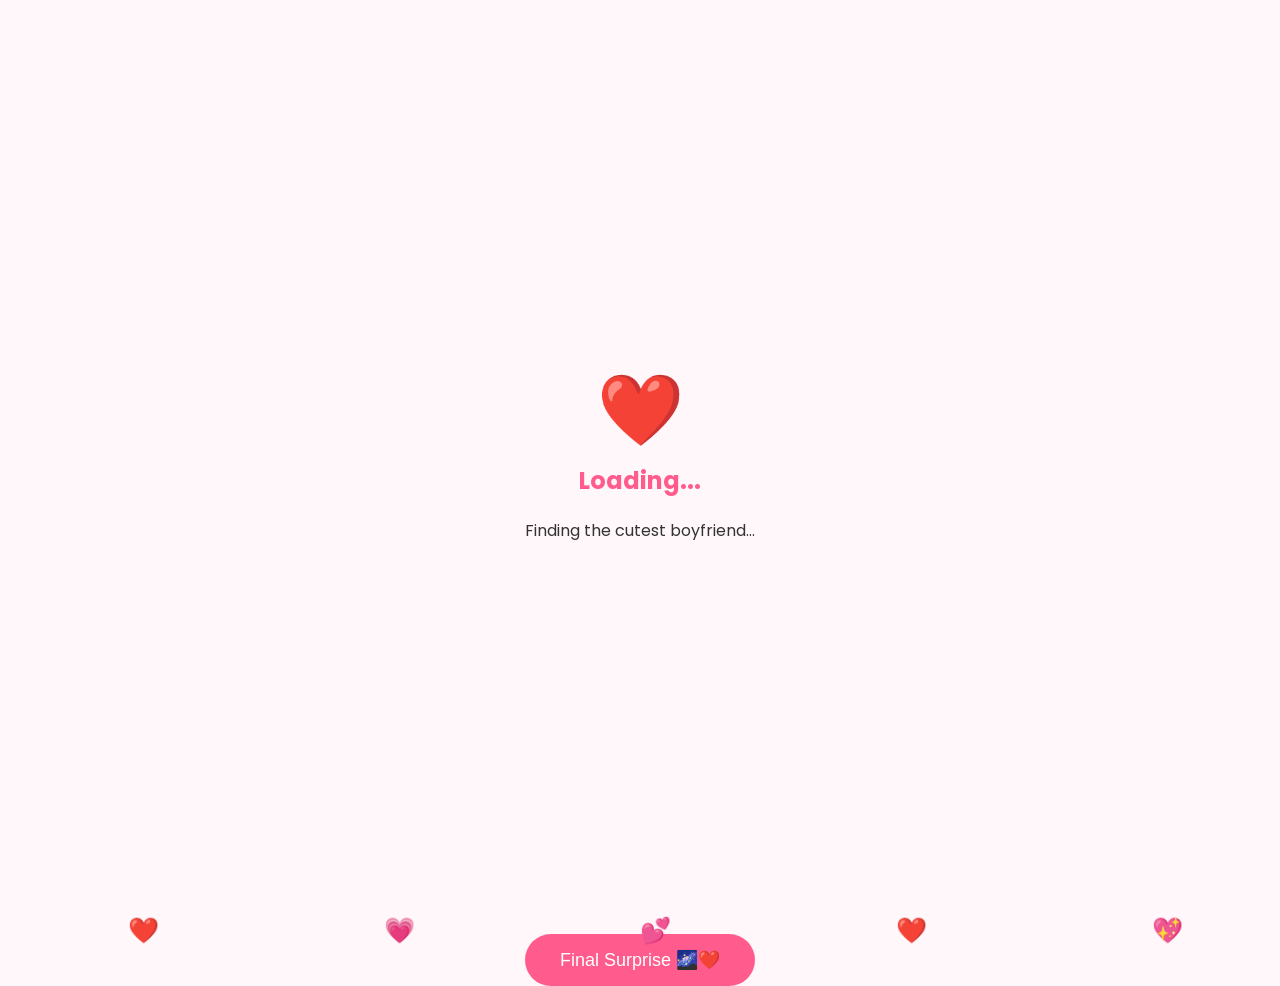
<file: index.html>
<!DOCTYPE html>
<html lang="en">
<head>

    <meta charset="UTF-8">
    <meta name="viewport" content="width=device-width, initial-scale=1.0">

    <title>Is Athul Cute Today? ❤️</title>

    <link rel="stylesheet" href="style.css">

    <!-- Google Font -->
    <link href="https://fonts.googleapis.com/css2?family=Poppins:wght@300;400;600;700&family=Sacramento&display=swap" rel="stylesheet">

</head>


<body>
<nav class="navbar">

<a href="index.html">
Home ❤️
</a>

<a href="pages/story.html">
Story
</a>

<a href="pages/reasons.html">
Reasons
</a>

<a href="pages/gallery.html">
Memories
</a>

<a href="pages/manual.html">
Manual 😂
</a>

<a href="pages/secret.html">
Secret 🔒
</a>

</nav>

<!-- Loading Screen -->

<div id="loader">

    <div class="loader-content">

        <h1>❤️</h1>

        <h2>Loading...</h2>

        <p id="loading-text">
            Finding the cutest boyfriend...
        </p>

    </div>

</div>



<!-- Floating Hearts -->

<div class="hearts">

    <span>❤️</span>
    <span>💗</span>
    <span>💕</span>
    <span>❤️</span>
    <span>💖</span>

</div>



<!-- Main Home Page -->

<section class="home">


    <h1 class="title">
        Is Athul Cute Today? ❤️
    </h1>


    <h2>
        Welcome to your little corner of the internet, Athu
    </h2>
<p class="special-line">

Made with love, little madness,
and a lot of memories by Ammu ❤️

</p>

    <p>
        A place filled with memories, smiles,
        love and tiny pieces of my heart.
    </p>



<a href="pages/story.html">
    <button>
        Begin Our Story ❤️
    </button>
</a>
<br><br>

<a href="pages/cute.html">
    <button>
        Check Athul's Cuteness 😂
    </button>
</a>
<br><br>

<a href="pages/reasons.html">

<button>
50 Reasons I Love You ❤️
</button>

</a>
<br><br>

<a href="pages/gallery.html">

<button>
Our Memories 📸❤️
</button>

</a>
<br><br>

<a href="pages/manual.html">

<button>
Athul User Manual 😂❤️
</button>

</a>
<br><br>

<a href="pages/relationship.html">

<button>
Relationship Statistics & Open When 💌
</button>

</a>
<br><br>

<a href="pages/secret.html">

<button>
Secret Surprise ❤️🔒
</button>

</a>
<br><br>

<a href="pages/final.html">

<button>
Final Surprise 🌌❤️
</button>

</a>
</section>




<script src="script.js"></script>


</body>

</html>
</file>
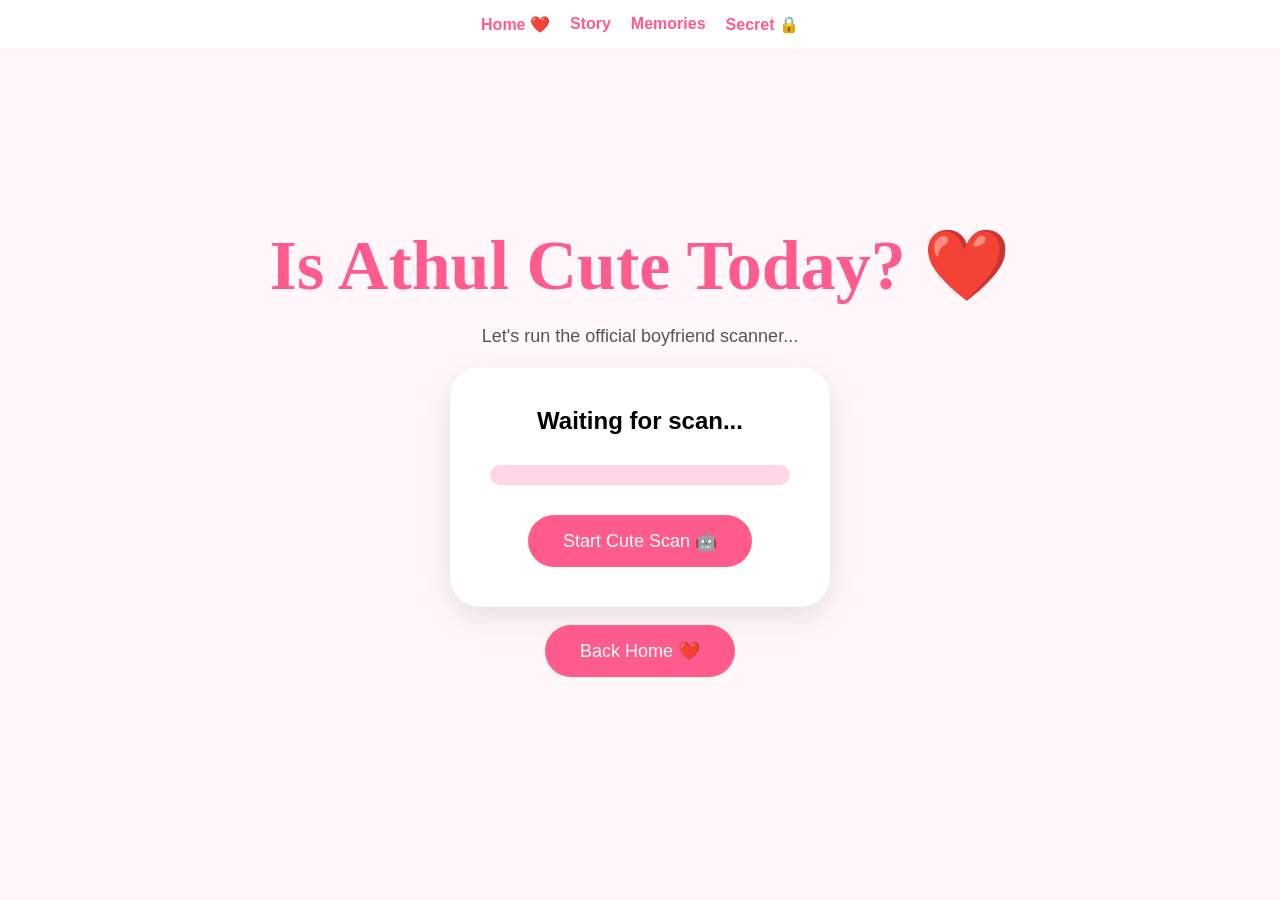
<file: cute.html>
<!DOCTYPE html>
<html lang="en">

<head>

<meta charset="UTF-8">

<meta name="viewport" content="width=device-width, initial-scale=1.0">

<title>Athul Cute Detector ❤️</title>

<link rel="stylesheet" href="../style.css">

</head>


<body>
    <nav class="navbar">

<a href="../index.html">
Home ❤️
</a>

<a href="story.html">
Story
</a>

<a href="gallery.html">
Memories
</a>

<a href="secret.html">
Secret 🔒
</a>

</nav>


<section class="cute-page">


<h1 class="story-title">
Is Athul Cute Today? ❤️
</h1>


<p class="subtitle">
Let's run the official boyfriend scanner...
</p>


<div class="scanner-box">


<h2 id="result">
Waiting for scan...
</h2>


<div class="loading-bar">

<div id="progress"></div>

</div>


<button onclick="startScan()">
Start Cute Scan 🤖
</button>


</div>



<div id="certificate" class="hidden">


<h2>
🎉 RESULT 🎉
</h2>


<h1>
100% Certified Cutie ❤️
</h1>


<p>
Warning:
This model comes with
<br>

<strong>
"Unromantic Moorachi Operating System™"
</strong>

😂

</p>



<div class="stats">


<p>
Cute Level:
❤️❤️❤️❤️❤️
</p>


<p>
Care:
❤️❤️❤️❤️❤️
</p>


<p>
Romantic Dialogues:
❤️❤️
</p>


<p>
Romantic Actions:
❤️❤️❤️❤️❤️
</p>


</div>


</div>



<br>


<a href="../index.html">

<button>
Back Home ❤️
</button>

</a>


</section>


<script src="../script.js"></script>


</body>

</html>
</file>
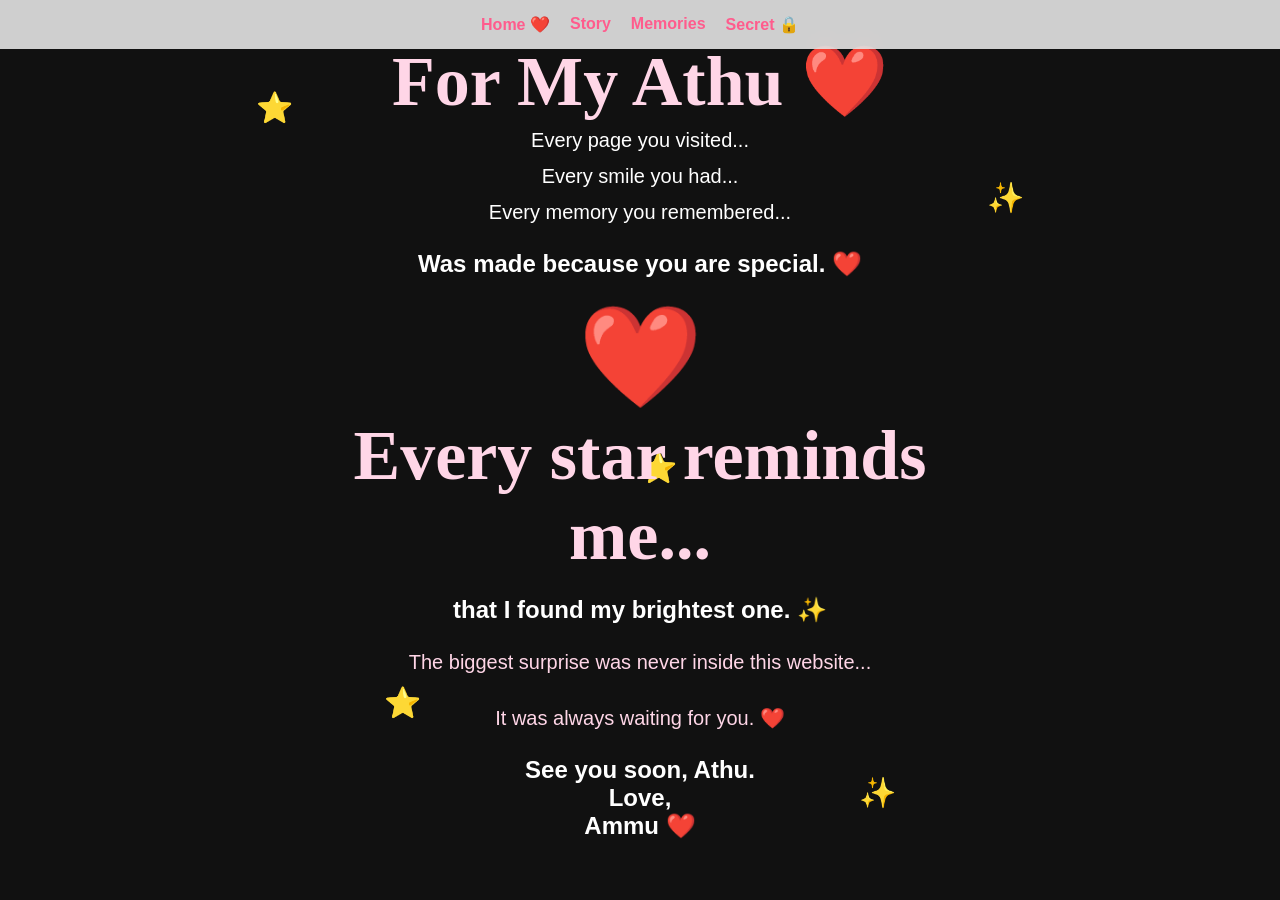
<file: final.html>
<!DOCTYPE html>
<html lang="en">

<head>

<meta charset="UTF-8">

<meta name="viewport" content="width=device-width, initial-scale=1.0">

<title>Final Surprise ❤️</title>

<link rel="stylesheet" href="../style.css">

</head>


<body>
<nav class="navbar">

<a href="../index.html">
Home ❤️
</a>

<a href="story.html">
Story
</a>

<a href="gallery.html">
Memories
</a>

<a href="secret.html">
Secret 🔒
</a>

</nav>

<section class="final-page">


<div class="stars">

<span>⭐</span>
<span>✨</span>
<span>⭐</span>
<span>✨</span>
<span>⭐</span>

</div>



<div class="final-content">


<h1>
For My Athu ❤️
</h1>


<p id="message1">

Every page you visited...

</p>


<p id="message2">

Every smile you had...

</p>


<p id="message3">

Every memory you remembered...

</p>



<h2>

Was made because you are special.

❤️

</h2>



<div class="heart">

❤️

</div>



<h1>

Every star reminds me...

</h1>


<h2>

that I found my brightest one. ✨

</h2>




<p class="last-line">

The biggest surprise was never inside this website...

</p>


<p class="last-line">

It was always waiting for you.

❤️

</p>



<h2>

See you soon, Athu.

<br>

Love,

<br>

Ammu ❤️

</h2>



</div>


</section>



</body>

</html>
</file>
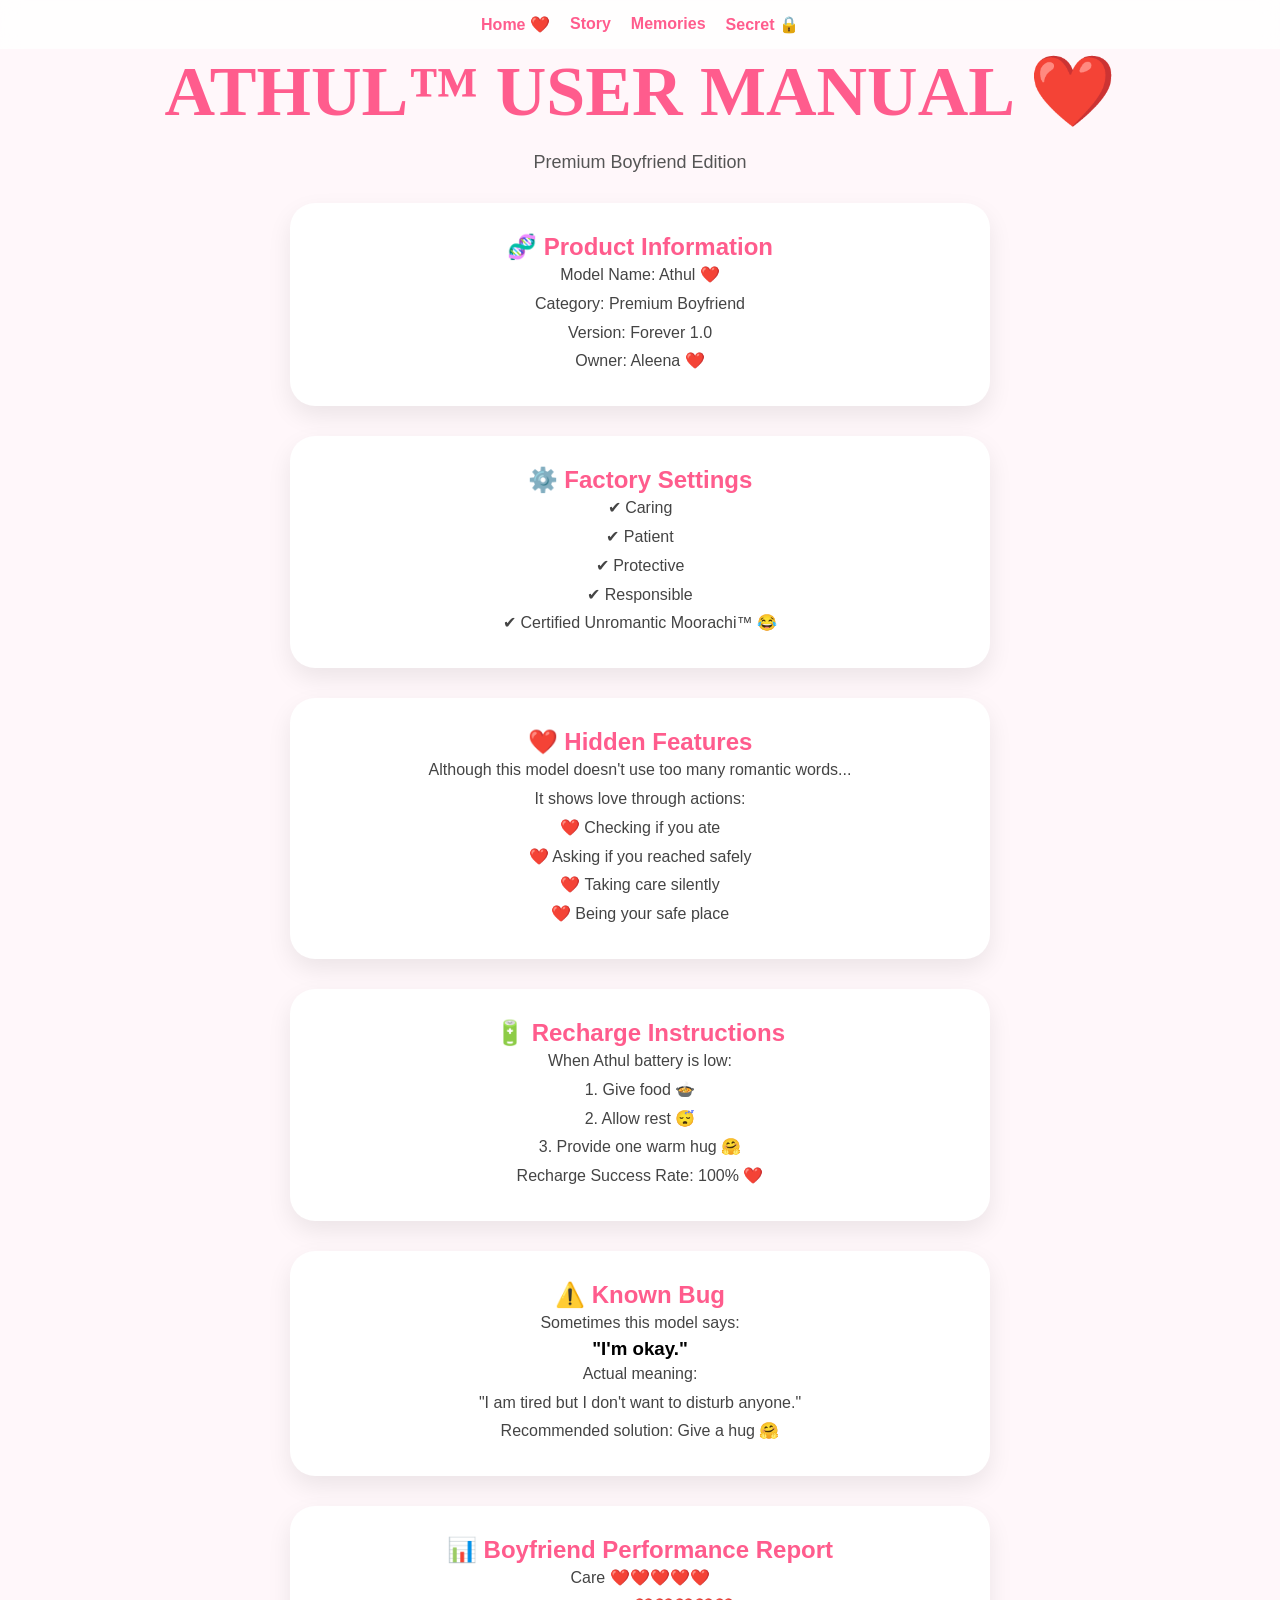
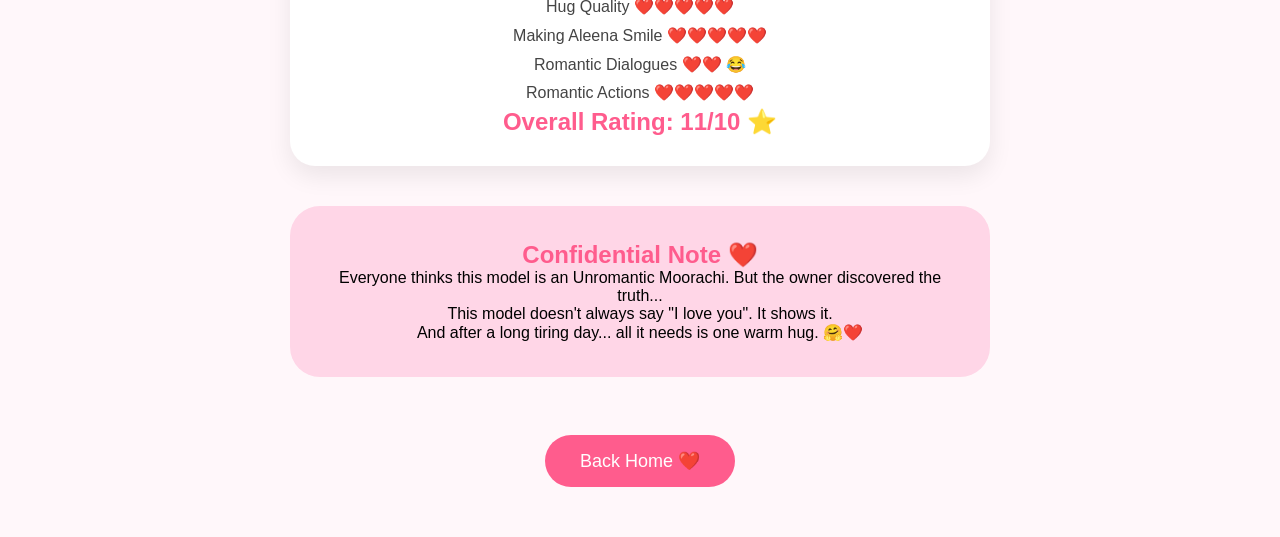
<file: manual.html>
<!DOCTYPE html>
<html lang="en">

<head>

<meta charset="UTF-8">

<meta name="viewport" content="width=device-width, initial-scale=1.0">

<title>Athul User Manual ❤️</title>

<link rel="stylesheet" href="../style.css">

</head>


<body>
<nav class="navbar">

<a href="../index.html">
Home ❤️
</a>

<a href="story.html">
Story
</a>

<a href="gallery.html">
Memories
</a>

<a href="secret.html">
Secret 🔒
</a>

</nav>

<section class="manual-page">


<h1 class="story-title">
ATHUL™ USER MANUAL ❤️
</h1>


<p class="subtitle">
Premium Boyfriend Edition
</p>



<div class="manual-card">


<h2>🧬 Product Information</h2>


<p>
Model Name: Athul ❤️
</p>


<p>
Category: Premium Boyfriend
</p>


<p>
Version: Forever 1.0
</p>


<p>
Owner: Aleena ❤️
</p>


</div>





<div class="manual-card">


<h2>⚙️ Factory Settings</h2>


<p>
✔ Caring
</p>

<p>
✔ Patient
</p>

<p>
✔ Protective
</p>

<p>
✔ Responsible
</p>


<p>
✔ Certified Unromantic Moorachi™ 😂
</p>


</div>






<div class="manual-card">


<h2>❤️ Hidden Features</h2>


<p>
Although this model doesn't use too many romantic words...
</p>


<p>
It shows love through actions:
</p>


<p>
❤️ Checking if you ate</p>

<p>
❤️ Asking if you reached safely</p>

<p>
❤️ Taking care silently</p>

<p>
❤️ Being your safe place</p>


</div>





<div class="manual-card">


<h2>🔋 Recharge Instructions</h2>


<p>
When Athul battery is low:
</p>


<p>
1. Give food 🍲</p>

<p>
2. Allow rest 😴</p>

<p>
3. Provide one warm hug 🤗</p>


<p>
Recharge Success Rate:
100% ❤️
</p>


</div>





<div class="manual-card">


<h2>⚠️ Known Bug</h2>


<p>
Sometimes this model says:
</p>


<h3>
"I'm okay."
</h3>


<p>
Actual meaning:
</p>


<p>
"I am tired but I don't want to disturb anyone."
</p>


<p>
Recommended solution:
Give a hug 🤗
</p>


</div>






<div class="manual-card">


<h2>📊 Boyfriend Performance Report</h2>


<p>
Care

❤️❤️❤️❤️❤️

</p>


<p>
Hug Quality

❤️❤️❤️❤️❤️

</p>


<p>
Making Aleena Smile

❤️❤️❤️❤️❤️

</p>


<p>
Romantic Dialogues

❤️❤️

😂

</p>


<p>
Romantic Actions

❤️❤️❤️❤️❤️

</p>


<h2>
Overall Rating:

11/10 ⭐
</h2>


</div>




<div class="secret-note">


<h2>
Confidential Note ❤️
</h2>


<p>

Everyone thinks this model is an Unromantic Moorachi.

But the owner discovered the truth...

</p>


<p>

This model doesn't always say "I love you".

It shows it.

</p>


<p>

And after a long tiring day...

all it needs is one warm hug.

🤗❤️

</p>


</div>



<br>


<a href="../index.html">

<button>
Back Home ❤️
</button>

</a>


</section>


</body>

</html>
</file>
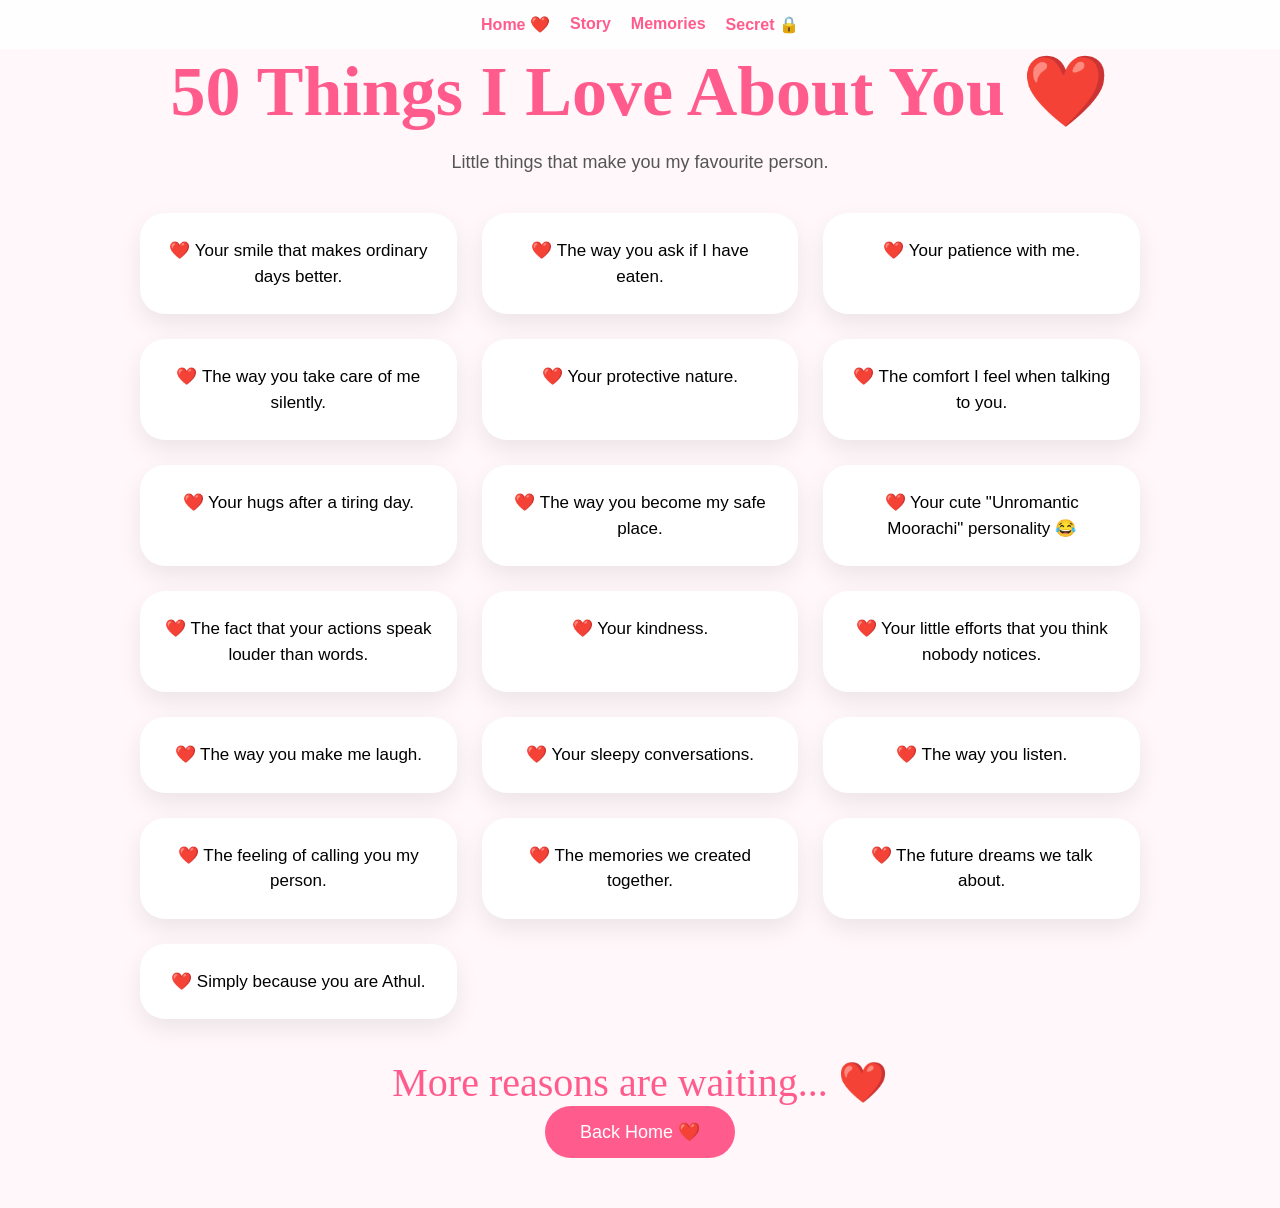
<file: reasons.html>
<!DOCTYPE html>
<html lang="en">

<head>

<meta charset="UTF-8">

<meta name="viewport" content="width=device-width, initial-scale=1.0">

<title>50 Reasons I Love You ❤️</title>

<link rel="stylesheet" href="../style.css">

</head>


<body>
<nav class="navbar">

<a href="../index.html">
Home ❤️
</a>

<a href="story.html">
Story
</a>

<a href="gallery.html">
Memories
</a>

<a href="secret.html">
Secret 🔒
</a>

</nav>

<section class="reasons-page">


<h1 class="story-title">
50 Things I Love About You ❤️
</h1>


<p class="subtitle">

Little things that make you my favourite person.

</p>



<div class="cards">


<div class="love-card">
❤️ Your smile that makes ordinary days better.
</div>


<div class="love-card">
❤️ The way you ask if I have eaten.
</div>


<div class="love-card">
❤️ Your patience with me.
</div>


<div class="love-card">
❤️ The way you take care of me silently.
</div>


<div class="love-card">
❤️ Your protective nature.
</div>


<div class="love-card">
❤️ The comfort I feel when talking to you.
</div>


<div class="love-card">
❤️ Your hugs after a tiring day.
</div>


<div class="love-card">
❤️ The way you become my safe place.
</div>


<div class="love-card">
❤️ Your cute "Unromantic Moorachi" personality 😂
</div>


<div class="love-card">
❤️ The fact that your actions speak louder than words.
</div>


<div class="love-card">
❤️ Your kindness.
</div>


<div class="love-card">
❤️ Your little efforts that you think nobody notices.
</div>


<div class="love-card">
❤️ The way you make me laugh.
</div>


<div class="love-card">
❤️ Your sleepy conversations.
</div>


<div class="love-card">
❤️ The way you listen.
</div>


<div class="love-card">
❤️ The feeling of calling you my person.
</div>


<div class="love-card">
❤️ The memories we created together.
</div>


<div class="love-card">
❤️ The future dreams we talk about.
</div>


<div class="love-card">
❤️ Simply because you are Athul.
</div>


</div>



<p class="coming">

More reasons are waiting... ❤️

</p>



<a href="../index.html">

<button>
Back Home ❤️
</button>

</a>


</section>


</body>

</html>
</file>
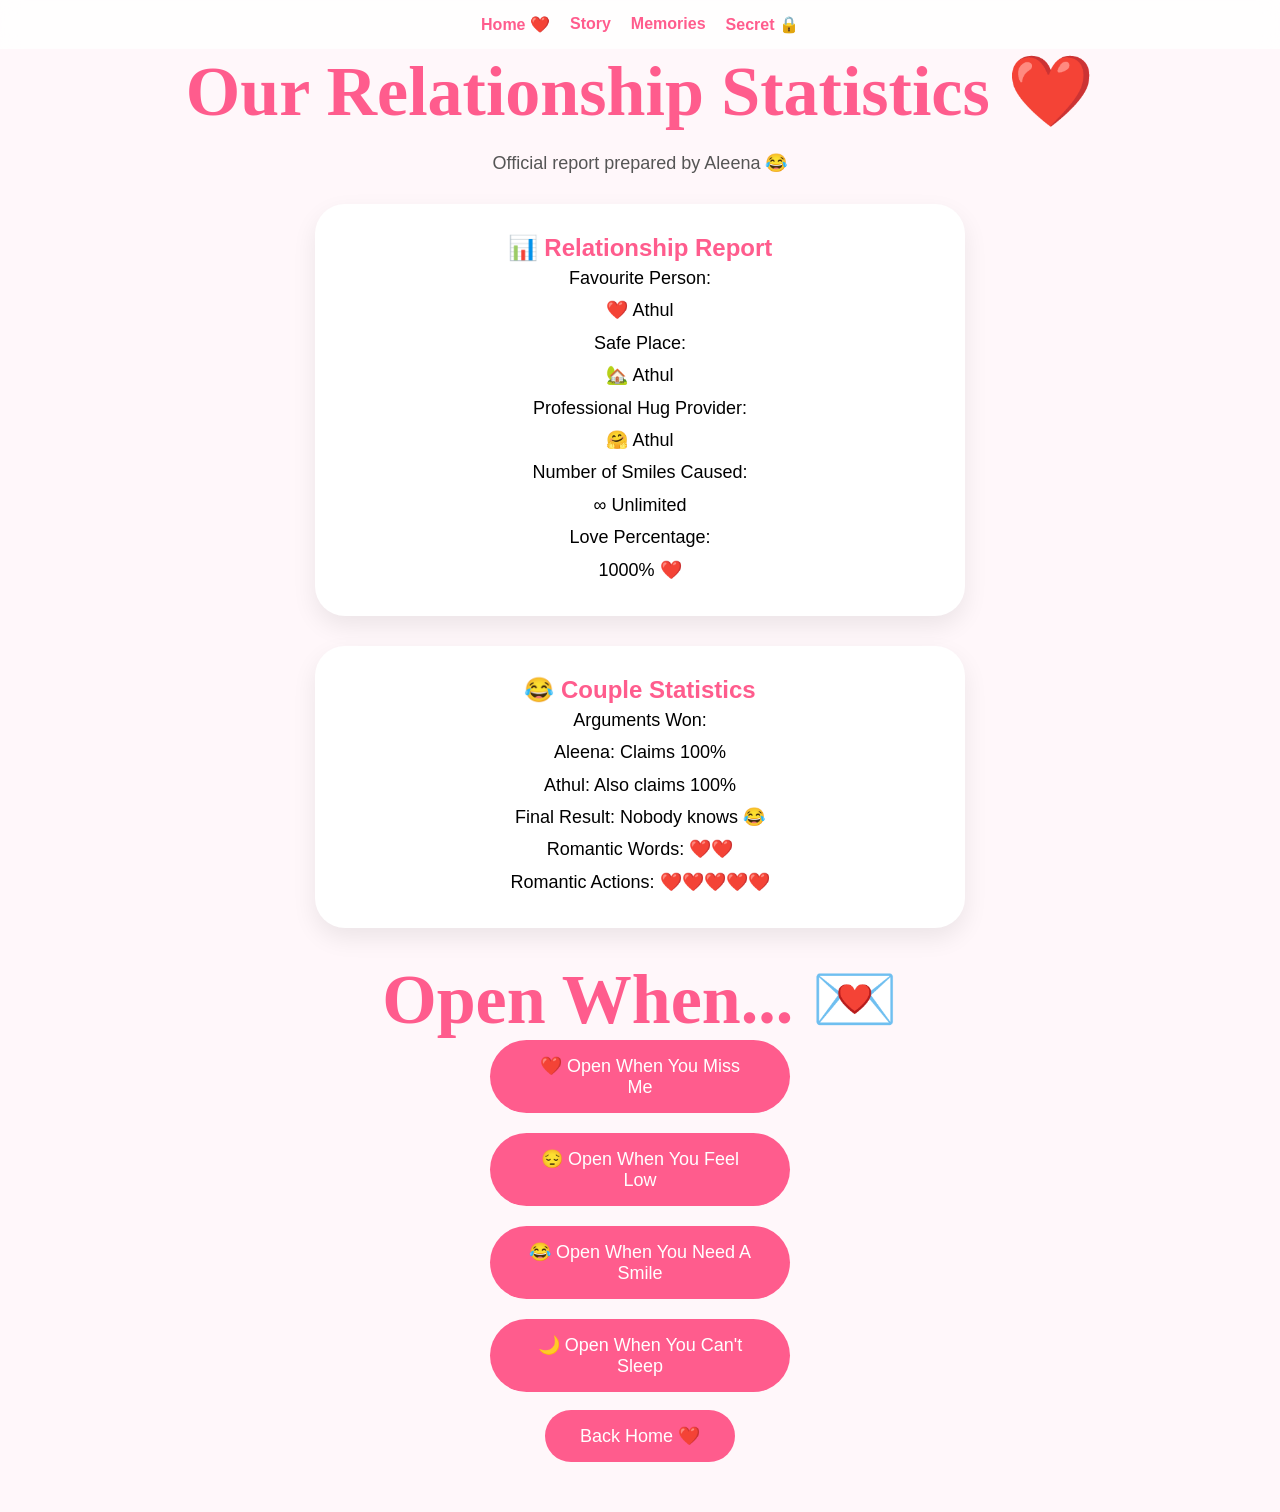
<file: relationship.html>
<!DOCTYPE html>
<html lang="en">

<head>

<meta charset="UTF-8">

<meta name="viewport" content="width=device-width, initial-scale=1.0">

<title>Our Relationship ❤️</title>

<link rel="stylesheet" href="../style.css">

</head>


<body>
<nav class="navbar">

<a href="../index.html">
Home ❤️
</a>

<a href="story.html">
Story
</a>

<a href="gallery.html">
Memories
</a>

<a href="secret.html">
Secret 🔒
</a>

</nav>

<section class="relationship-page">


<h1 class="story-title">
Our Relationship Statistics ❤️
</h1>


<p class="subtitle">
Official report prepared by Aleena 😂
</p>



<div class="stat-card">


<h2>📊 Relationship Report</h2>


<p>
Favourite Person:

<br>

❤️ Athul
</p>


<p>
Safe Place:

<br>

🏡 Athul
</p>


<p>
Professional Hug Provider:

<br>

🤗 Athul
</p>


<p>
Number of Smiles Caused:

<br>

∞ Unlimited
</p>


<p>
Love Percentage:

<br>

1000% ❤️
</p>


</div>




<div class="stat-card">


<h2>
😂 Couple Statistics
</h2>


<p>
Arguments Won:
</p>

<p>
Aleena:
Claims 100%

</p>

<p>
Athul:
Also claims 100%

</p>


<p>
Final Result:
Nobody knows 😂
</p>



<p>
Romantic Words:

❤️❤️

</p>


<p>
Romantic Actions:

❤️❤️❤️❤️❤️

</p>


</div>






<h1 class="story-title">

Open When... 💌

</h1>



<div class="open-buttons">


<button onclick="openMessage('miss')">

❤️ Open When You Miss Me

</button>



<button onclick="openMessage('sad')">

😔 Open When You Feel Low

</button>



<button onclick="openMessage('smile')">

😂 Open When You Need A Smile

</button>



<button onclick="openMessage('sleep')">

🌙 Open When You Can't Sleep

</button>


</div>




<div id="message-box">

</div>



<br>


<a href="../index.html">

<button>

Back Home ❤️

</button>

</a>


</section>



<script src="../script.js"></script>


</body>

</html>
</file>
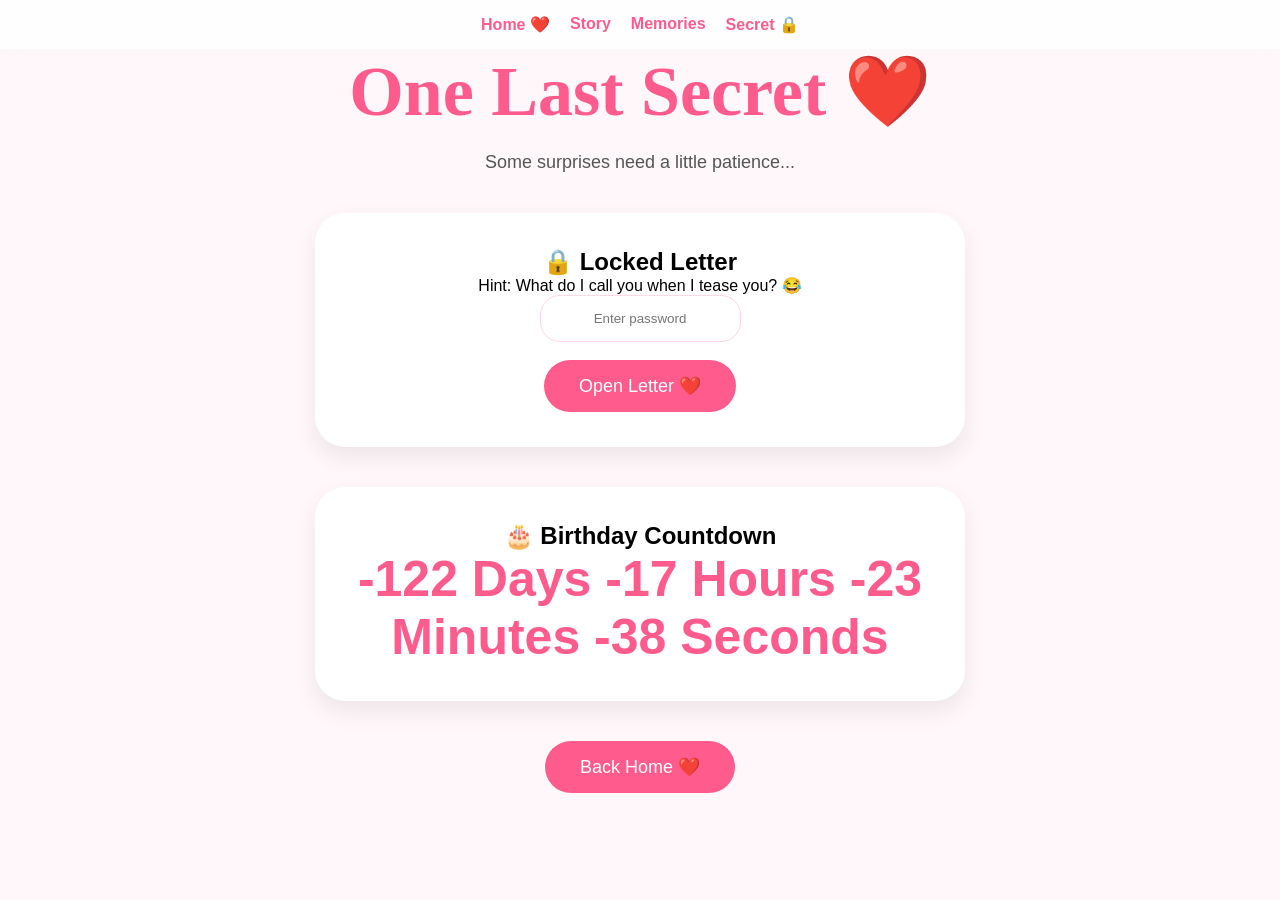
<file: secret.html>
<!DOCTYPE html>
<html lang="en">

<head>

<meta charset="UTF-8">

<meta name="viewport" content="width=device-width, initial-scale=1.0">

<title>Secret Surprise ❤️</title>

<link rel="stylesheet" href="../style.css">

</head>


<body>
<nav class="navbar">

<a href="../index.html">
Home ❤️
</a>

<a href="story.html">
Story
</a>

<a href="gallery.html">
Memories
</a>

<a href="secret.html">
Secret 🔒
</a>

</nav>

<section class="secret-page">


<h1 class="story-title">

One Last Secret ❤️

</h1>


<p class="subtitle">

Some surprises need a little patience...

</p>



<div class="lock-box">


<h2>
🔒 Locked Letter
</h2>


<p>
Hint:
What do I call you when I tease you? 😂
</p>


<input 
type="password"
id="password"
placeholder="Enter password">


<br><br>


<button onclick="unlockLetter()">

Open Letter ❤️

</button>



</div>





<div id="letter" class="letter-box">


<h2>
Dear Athu ❤️
</h2>


<p>

I don't know how many birthdays we will celebrate,
how many memories we will create,
or where life will take us...

</p>


<p>

But I know one thing.

Having you in my life is one of the most beautiful things that happened to me.

</p>


<p>

Thank you for being my friend,
my comfort,
my safe place,
and my favourite person.

</p>


<p>

Your Unromantic Moorachi title will always remain 😂❤️

</p>


<p>

I love you, Athu.

Forever.

</p>


</div>




<div class="countdown-box">


<h2>
🎂 Birthday Countdown
</h2>


<h1 id="countdown">

Loading...

</h1>


</div>




<a href="../index.html">

<button>

Back Home ❤️

</button>

</a>



</section>



<script src="../script.js"></script>


</body>

</html>
</file>
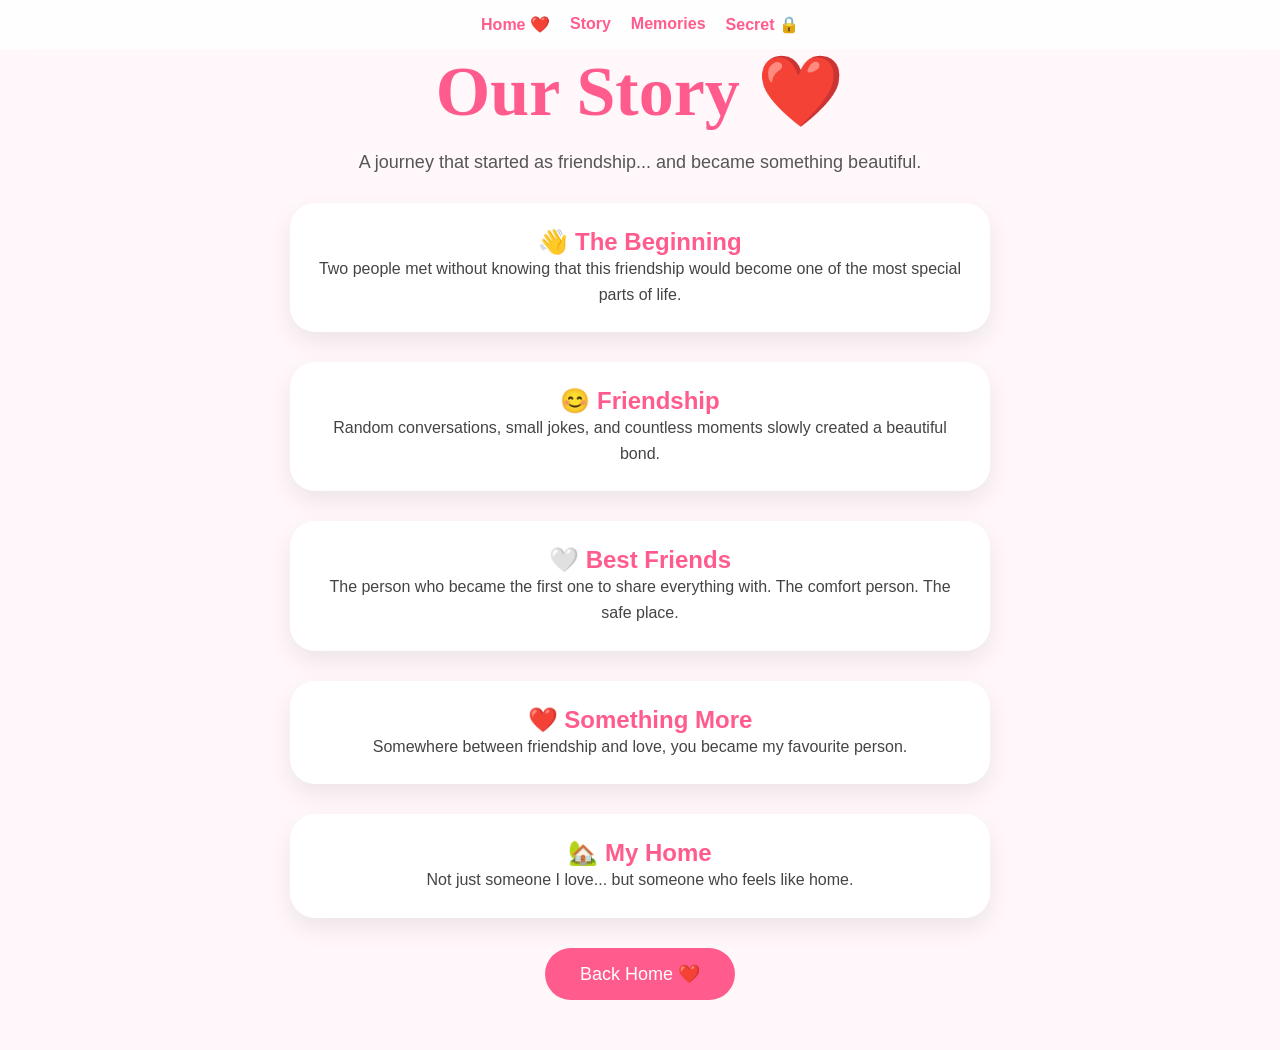
<file: story.html>
<!DOCTYPE html>
<html lang="en">

<head>

<meta charset="UTF-8">

<meta name="viewport" content="width=device-width, initial-scale=1.0">

<title>Our Story ❤️</title>

<link rel="stylesheet" href="../style.css">

</head>


<body>
    <nav class="navbar">

<a href="../index.html">
Home ❤️
</a>

<a href="story.html">
Story
</a>

<a href="gallery.html">
Memories
</a>

<a href="secret.html">
Secret 🔒
</a>

</nav>


<section class="story-page">


<h1 class="story-title">
Our Story ❤️
</h1>


<p class="subtitle">
A journey that started as friendship...
and became something beautiful.
</p>



<div class="timeline">


<div class="box">

<h2>👋 The Beginning</h2>

<p>
Two people met without knowing
that this friendship would become
one of the most special parts of life.
</p>

</div>



<div class="box">

<h2>😊 Friendship</h2>

<p>
Random conversations,
small jokes,
and countless moments slowly
created a beautiful bond.
</p>

</div>




<div class="box">

<h2>🤍 Best Friends</h2>

<p>
The person who became the first one
to share everything with.
The comfort person.
The safe place.
</p>

</div>




<div class="box">

<h2>❤️ Something More</h2>

<p>
Somewhere between friendship and love,
you became my favourite person.
</p>

</div>




<div class="box">

<h2>🏡 My Home</h2>

<p>
Not just someone I love...
but someone who feels like home.
</p>

</div>


</div>


<a href="../index.html">

<button>
Back Home ❤️
</button>

</a>


</section>


</body>

</html>
</file>
<file: style.css>
*{
    margin:0;
    padding:0;
    box-sizing:border-box;
}


body{

    min-height:100vh;

    font-family:'Poppins', sans-serif;

    background:#FFF7FA;

    overflow-x:hidden;

    overflow-y:auto;

}


/* Loading Screen */

#loader{

    position:fixed;

    width:100%;
    height:100%;

    background:#FFF7FA;

    display:flex;

    justify-content:center;

    align-items:center;

    z-index:1000;

}


.loader-content{

    text-align:center;

}


.loader-content h1{

    font-size:70px;

}


.loader-content h2{

    color:#FF5C8D;

}


#loading-text{

    margin-top:20px;

    color:#333;

}



/* Home Section */


.home{

    height:100vh;

    display:flex;

    flex-direction:column;

    justify-content:center;

    align-items:center;

    text-align:center;

}


.title{

    font-family:'Sacramento', cursive;

    font-size:80px;

    color:#FF5C8D;

}


.home h2{

    margin-top:20px;

    color:#333;

}


.home p{

    margin:20px;

    font-size:18px;

}



/* Button */


button{

    padding:15px 35px;

    border:none;

    border-radius:50px;

    background:#FF5C8D;

    color:white;

    font-size:18px;

    cursor:pointer;

    transition:0.3s;

}


button:hover{

    transform:scale(1.1);

}



/* Floating Hearts */


.hearts span{

    position:absolute;

    bottom:-50px;

    animation:float 8s infinite;

    font-size:25px;

}


.hearts span:nth-child(1){
    left:10%;
    animation-delay:1s;
}


.hearts span:nth-child(2){
    left:30%;
    animation-delay:3s;
}


.hearts span:nth-child(3){
    left:50%;
    animation-delay:5s;
}


.hearts span:nth-child(4){
    left:70%;
    animation-delay:2s;
}


.hearts span:nth-child(5){
    left:90%;
    animation-delay:4s;
}



@keyframes float{


0%{

    transform:translateY(0);

    opacity:1;

}


100%{

    transform:translateY(-900px);

    opacity:0;

}


}
/* STORY PAGE */


.story-page{

min-height:100vh;

padding:50px 20px;

text-align:center;

background:#FFF7FA;

}



.story-title{

font-family:'Sacramento', cursive;

font-size:70px;

color:#FF5C8D;

}



.subtitle{

margin:20px;

font-size:18px;

color:#555;

}



.timeline{

max-width:700px;

margin:auto;

}



.box{

background:white;

margin:30px 0;

padding:25px;

border-radius:25px;

box-shadow:0 10px 25px rgba(0,0,0,0.08);

transition:0.4s;

}



.box:hover{

transform:translateY(-10px);

}



.box h2{

color:#FF5C8D;

}



.box p{

color:#444;

line-height:1.6;

}
/* CUTE DETECTOR */


.cute-page{

min-height:100vh;

display:flex;

flex-direction:column;

justify-content:center;

align-items:center;

text-align:center;

background:#FFF7FA;

}



.scanner-box{

background:white;

padding:40px;

border-radius:30px;

box-shadow:0 10px 30px rgba(0,0,0,0.1);

}



.loading-bar{

width:300px;

height:20px;

background:#FFD6E7;

border-radius:20px;

margin:30px auto;

overflow:hidden;

}



#progress{

height:100%;

width:0%;

background:#FF5C8D;

transition:3s;

}



.hidden{

display:none;

}



.stats{

margin-top:20px;

font-size:18px;

}
/* REASONS PAGE */


.reasons-page{

min-height:100vh;

padding:50px 20px;

text-align:center;

background:#FFF7FA;

}



.cards{

display:grid;

grid-template-columns:repeat(auto-fit,minmax(250px,1fr));

gap:25px;

max-width:1000px;

margin:40px auto;

}



.love-card{

background:white;

padding:25px;

border-radius:25px;

font-size:17px;

line-height:1.5;

box-shadow:0 10px 25px rgba(0,0,0,0.08);

transition:0.4s;

animation:appear 1s ease;

}



.love-card:hover{

transform:translateY(-10px) scale(1.03);

background:#FFD6E7;

}



.coming{

font-size:20px;

color:#FF5C8D;

font-family:'Sacramento',cursive;

font-size:40px;

}



@keyframes appear{

from{

opacity:0;

transform:translateY(30px);

}


to{

opacity:1;

transform:translateY(0);

}

}
/* GALLERY PAGE */


.gallery-page{

min-height:100vh;

padding:50px 20px;

text-align:center;

background:#FFF7FA;

}



.gallery{

display:grid;

grid-template-columns:repeat(auto-fit,minmax(250px,1fr));

gap:30px;

max-width:1000px;

margin:40px auto;

}



.photo-card{

background:white;

padding:15px;

border-radius:10px;

box-shadow:0 10px 25px rgba(0,0,0,0.1);

transition:0.4s;

}



.photo-card:hover{

transform:rotate(3deg) scale(1.05);

}



.photo-card img{

width:100%;

height:280px;

object-fit:cover;

border-radius:10px;

}



.photo-card p{

color:#555;

font-size:16px;

margin-top:15px;

font-style:italic;

}
/* USER MANUAL */


.manual-page{

min-height:100vh;

padding:50px 20px;

text-align:center;

background:#FFF7FA;

}



.manual-card{

background:white;

max-width:700px;

margin:30px auto;

padding:30px;

border-radius:25px;

box-shadow:0 10px 25px rgba(0,0,0,0.08);

transition:0.4s;

}



.manual-card:hover{

transform:translateY(-8px);

}



.manual-card h2{

color:#FF5C8D;

}



.manual-card p{

line-height:1.8;

color:#444;

}



.secret-note{

max-width:700px;

margin:40px auto;

padding:35px;

background:#FFD6E7;

border-radius:30px;

}



.secret-note h2{

color:#FF5C8D;

}
/* RELATIONSHIP PAGE */


.relationship-page{

min-height:100vh;

padding:50px 20px;

text-align:center;

background:#FFF7FA;

}



.stat-card{

background:white;

max-width:650px;

margin:30px auto;

padding:30px;

border-radius:30px;

box-shadow:0 10px 25px rgba(0,0,0,0.08);

}



.stat-card h2{

color:#FF5C8D;

}



.stat-card p{

font-size:18px;

line-height:1.8;

}




.open-buttons{

display:flex;

flex-direction:column;

align-items:center;

gap:20px;

}



.open-buttons button{

width:300px;

}



#message-box{

max-width:600px;

margin:40px auto;

padding:30px;

background:#FFD6E7;

border-radius:25px;

font-size:18px;

line-height:1.7;

display:none;

}
/* SECRET PAGE */


.secret-page{

min-height:100vh;

padding:50px 20px;

text-align:center;

background:#FFF7FA;

}



.lock-box,
.letter-box,
.countdown-box{

max-width:650px;

margin:40px auto;

padding:35px;

background:white;

border-radius:30px;

box-shadow:0 10px 25px rgba(0,0,0,0.08);

}



.lock-box input{

padding:15px;

border-radius:20px;

border:1px solid #FFD6E7;

text-align:center;

}



.letter-box{

display:none;

background:#FFD6E7;

line-height:1.8;

}



.countdown-box h1{

color:#FF5C8D;

font-size:50px;

}
/* FINAL PAGE */


.final-page{

height:100vh;

background:#111;

color:white;

display:flex;

justify-content:center;

align-items:center;

text-align:center;

overflow:hidden;

position:relative;

}



.final-content{

z-index:2;

max-width:700px;

padding:30px;

}



.final-content h1{

font-family:'Sacramento', cursive;

font-size:70px;

color:#FFD6E7;

}



.final-content h2{

margin:20px;

}



.final-content p{

font-size:20px;

line-height:1.8;

}



.heart{

font-size:100px;

animation:pulse 2s infinite;

}



@keyframes pulse{


0%{

transform:scale(1);

}


50%{

transform:scale(1.2);

}


100%{

transform:scale(1);

}


}



.stars span{

position:absolute;

font-size:30px;

animation:moveStars 8s infinite;

}



.stars span:nth-child(1){

top:10%;

left:20%;

}


.stars span:nth-child(2){

top:20%;

right:20%;

}



.stars span:nth-child(3){

bottom:20%;

left:30%;

}



.stars span:nth-child(4){

bottom:10%;

right:30%;

}



.stars span:nth-child(5){

top:50%;

left:50%;

}



@keyframes moveStars{


0%{

opacity:0.3;

transform:translateY(0);

}


50%{

opacity:1;

transform:translateY(-30px);

}


100%{

opacity:0.3;

transform:translateY(0);

}


}



.last-line{

color:#FFD6E7;

font-size:22px;

margin-top:20px;

}
/* NAVIGATION */


.navbar{

position:fixed;

top:0;

width:100%;

padding:15px;

background:rgba(255,255,255,0.8);

backdrop-filter:blur(10px);

display:flex;

justify-content:center;

gap:20px;

z-index:999;

}



.navbar a{

text-decoration:none;

color:#FF5C8D;

font-weight:600;

}



.navbar a:hover{

color:#333;

}
/* MOBILE RESPONSIVE DESIGN */


@media(max-width:600px){



.navbar{

    flex-wrap:wrap;

    gap:10px;

    padding:10px;

}


.navbar a{

    font-size:13px;

}




.title{

    font-size:55px;

}



.story-title{

    font-size:55px;

}



.home h2{

    font-size:20px;

    padding:0 20px;

}



.home p{

    font-size:16px;

    padding:0 20px;

}



button{

    font-size:15px;

    padding:12px 25px;

}



.love-card{

    font-size:15px;

    padding:20px;

}



.photo-card img{

    height:220px;

}



.photo-card{

    margin:10px;

}



.manual-card,
.stat-card,
.lock-box,
.letter-box,
.countdown-box{

    margin:25px 10px;

    padding:25px 15px;

}



.open-buttons button{

    width:90%;

}



.final-content h1{

    font-size:50px;

}



.final-content h2{

    font-size:22px;

}



.final-content p{

    font-size:17px;

}



.heart{

    font-size:80px;

}



}
.special-line{

color:#FF5C8D;

font-style:italic;

font-size:18px;

}
.final-page{
    overflow:hidden;
}
</file>
